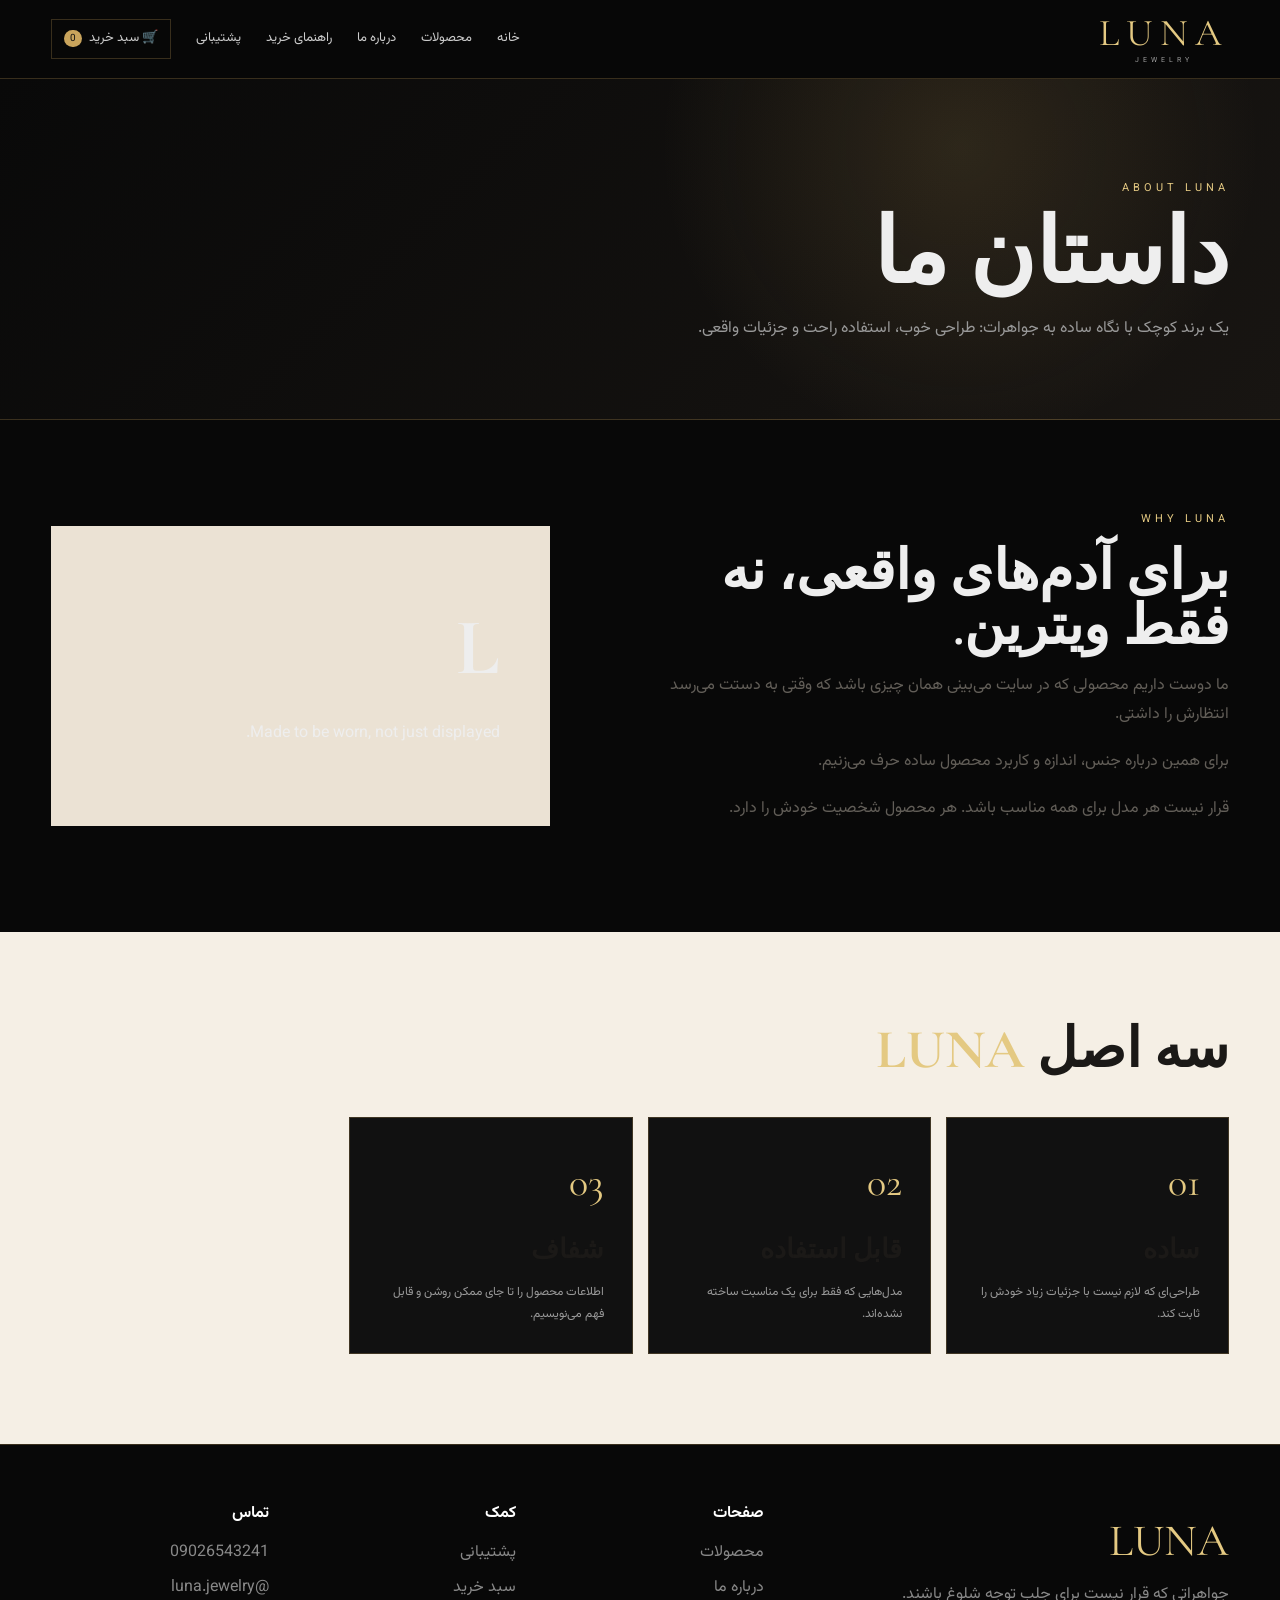
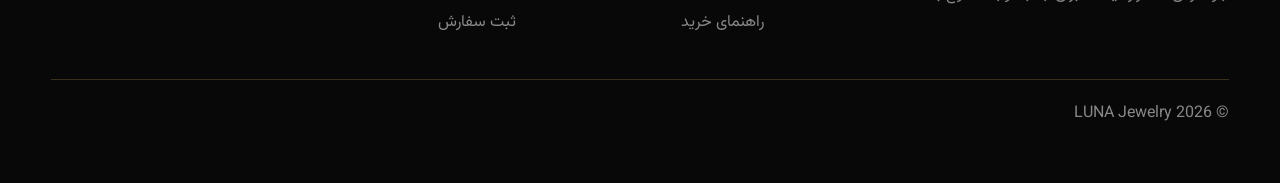
<file: about.html>
<!DOCTYPE html>
<html lang="fa" dir="rtl">
<head>
  <meta charset="UTF-8">
  <meta name="viewport" content="width=device-width, initial-scale=1.0">
  <title>درباره ما | LUNA</title>
  <link rel="stylesheet" href="css/style.css">
</head>

<body data-page="about">

<div id="app"></div>

<script src="js/script.js"></script>
</body>
</html>
</file>
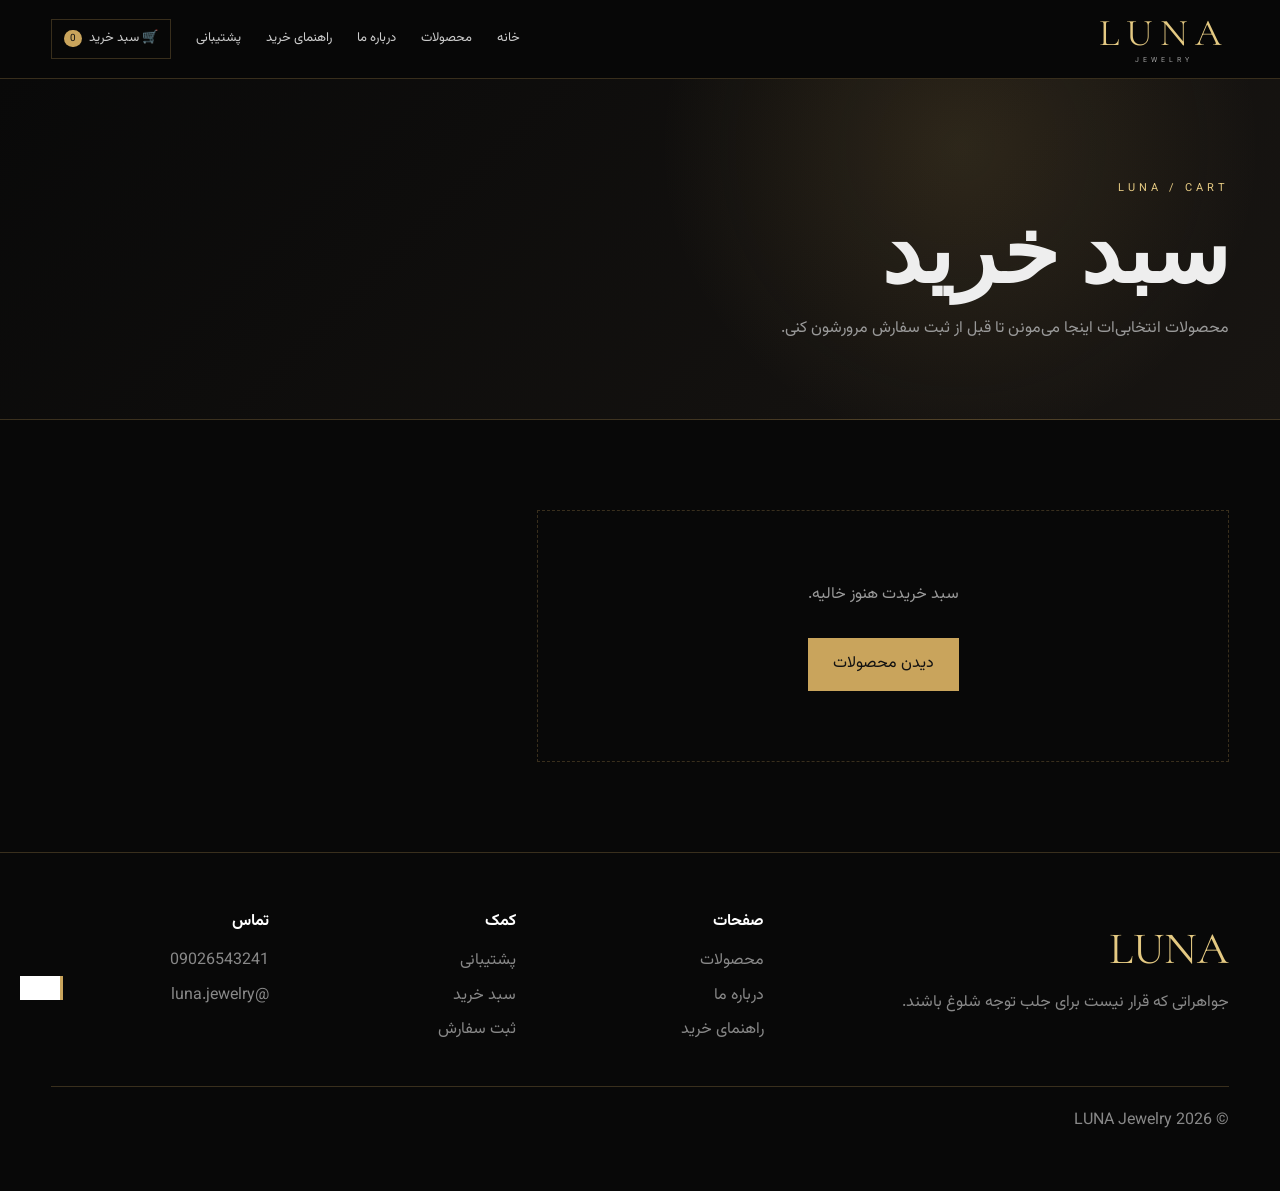
<file: cart.html>
<!DOCTYPE html>
<html lang="fa" dir="rtl">
<head>
  <meta charset="UTF-8">
  <meta name="viewport" content="width=device-width, initial-scale=1.0">
  <title>سبد خرید | LUNA</title>
  <link rel="stylesheet" href="css/style.css">
</head>

<body data-page="cart">

<div id="app"></div>

<script src="js/script.js"></script>
</body>
</html>
</file>
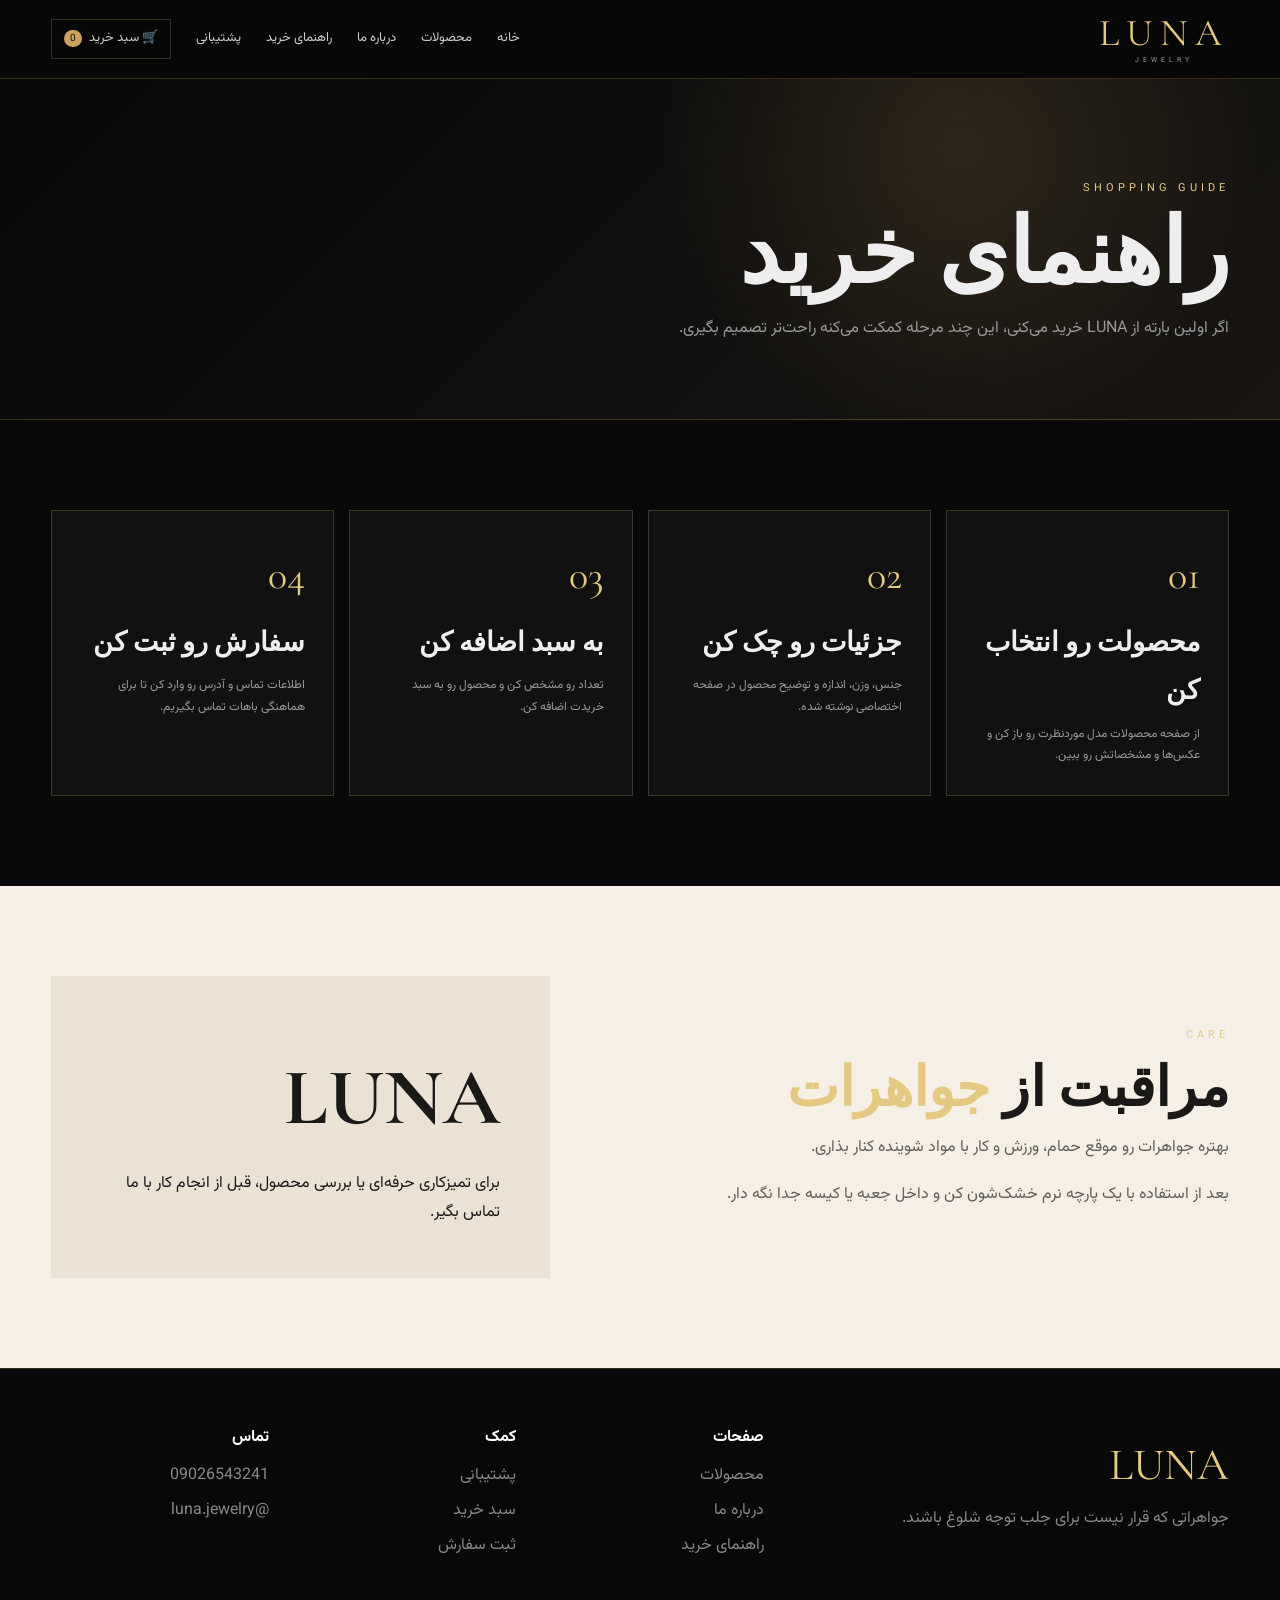
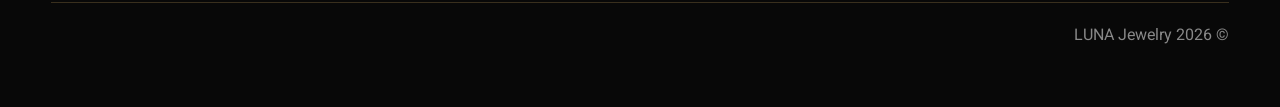
<file: guide.html>
<!DOCTYPE html>
<html lang="fa" dir="rtl">
<head>
  <meta charset="UTF-8">
  <meta name="viewport" content="width=device-width, initial-scale=1.0">
  <title>راهنمای خرید | LUNA</title>
  <link rel="stylesheet" href="css/style.css">
</head>

<body data-page="guide">

<div id="app"></div>

<script src="js/script.js"></script>
</body>
</html>
</file>
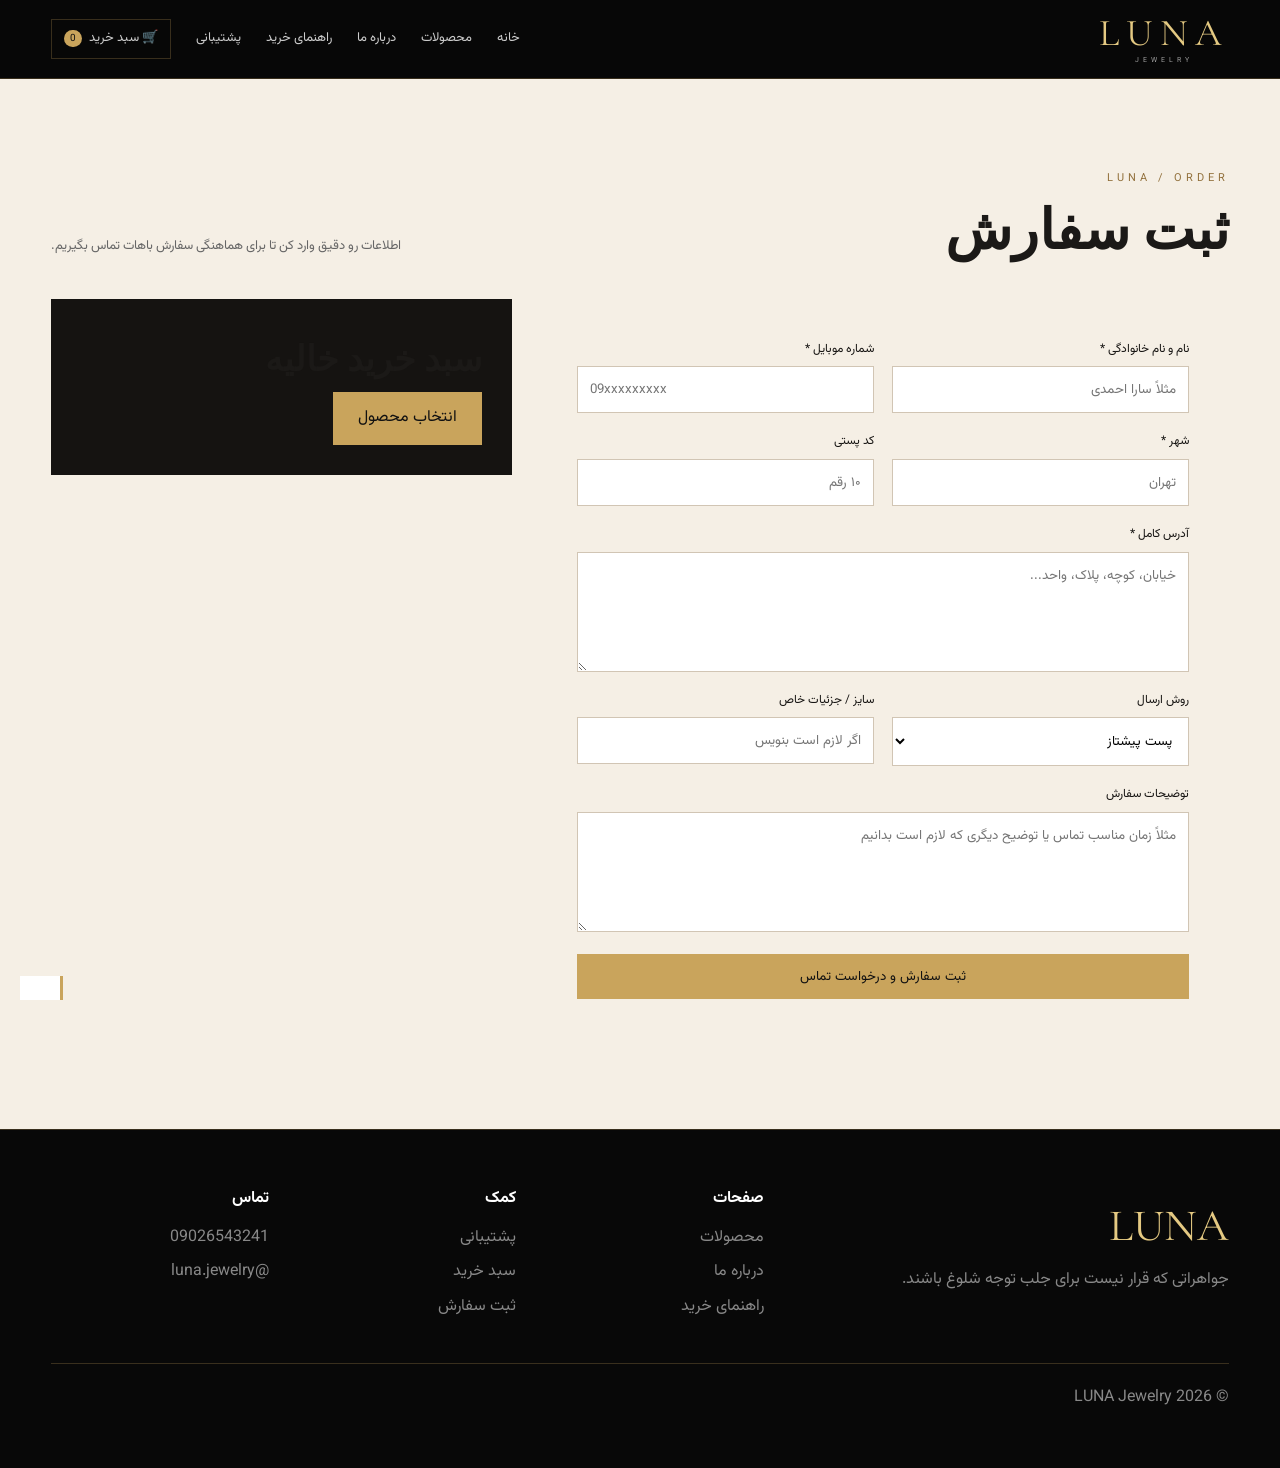
<file: order.html>
<!DOCTYPE html>
<html lang="fa" dir="rtl">
<head>
  <meta charset="UTF-8">
  <meta name="viewport" content="width=device-width, initial-scale=1.0">
  <title>ثبت سفارش | LUNA</title>
  <link rel="stylesheet" href="css/style.css">
</head>

<body data-page="order">

<div id="app"></div>

<script src="js/script.js"></script>
</body>
</html>
</file>
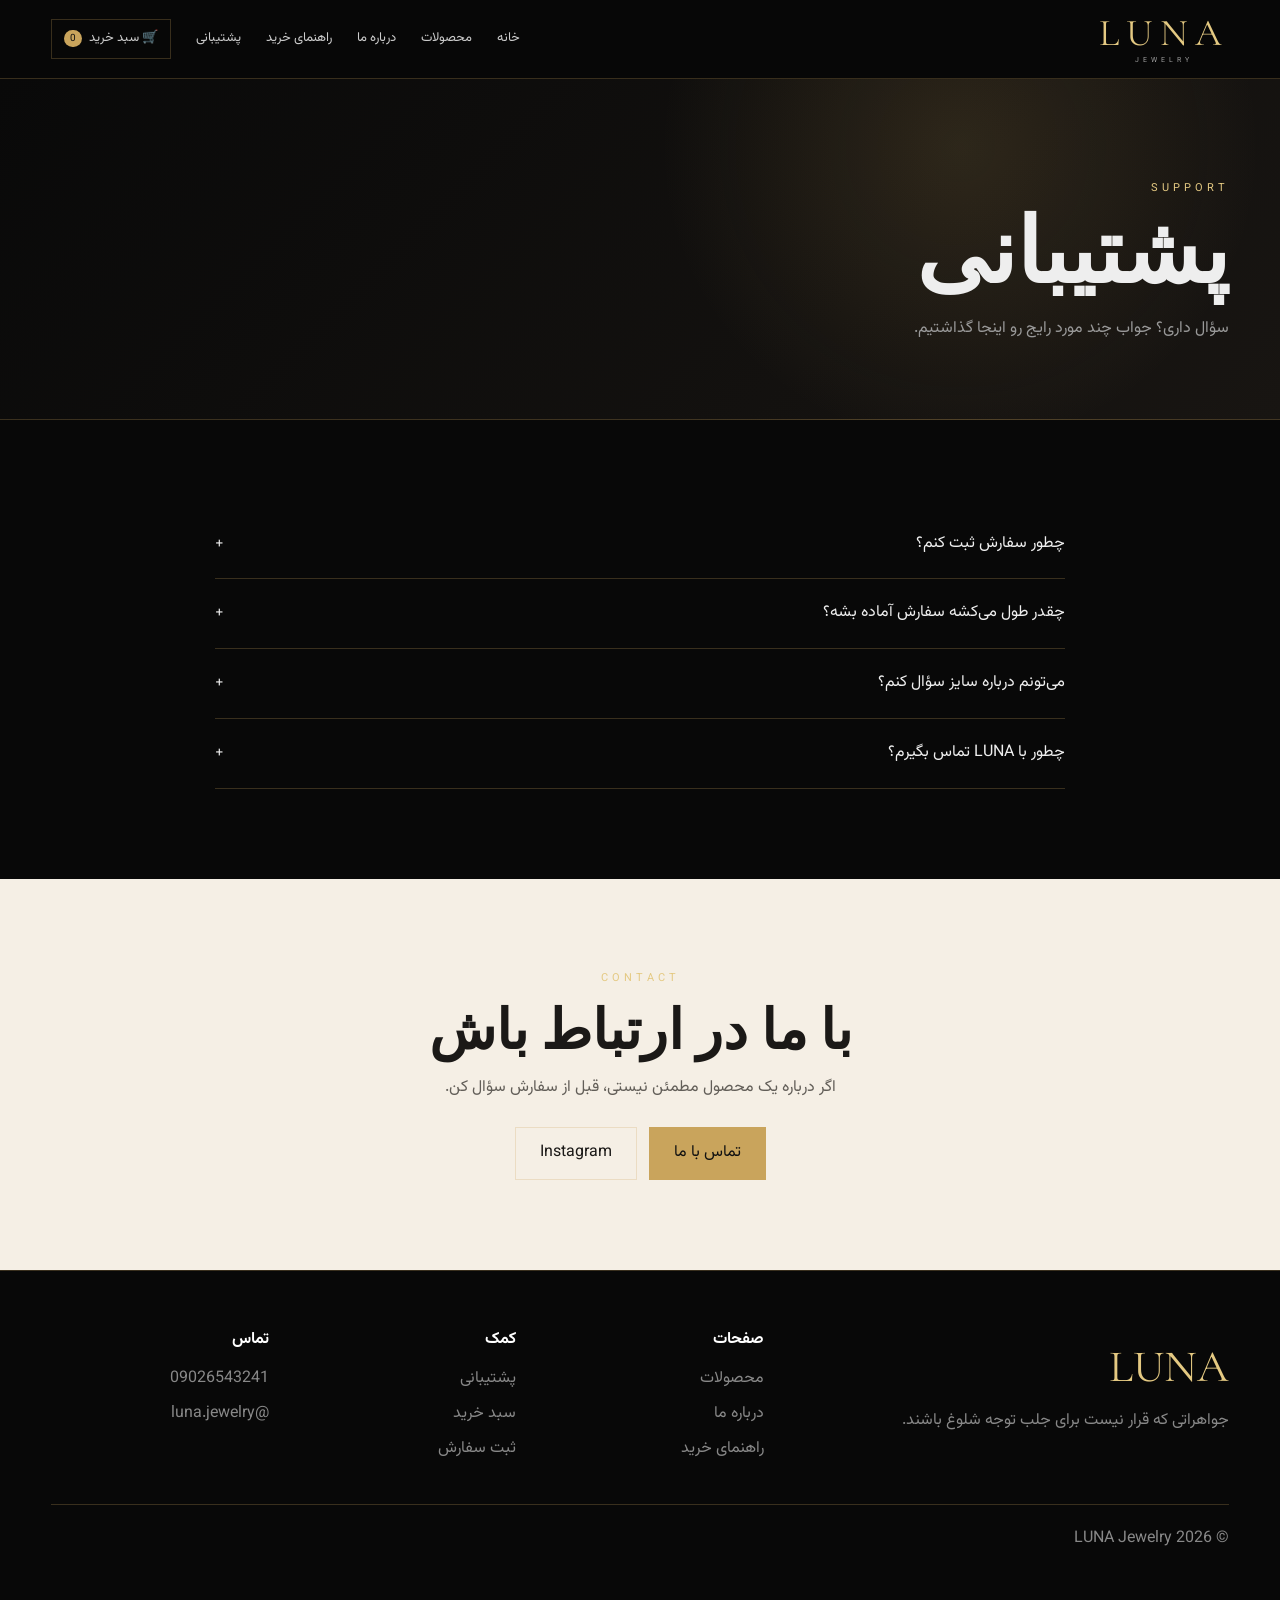
<file: support.html>
<!DOCTYPE html>
<html lang="fa" dir="rtl">
<head>
  <meta charset="UTF-8">
  <meta name="viewport" content="width=device-width, initial-scale=1.0">
  <title>پشتیبانی | LUNA</title>
  <link rel="stylesheet" href="css/style.css">
</head>

<body data-page="support">

<div id="app"></div>

<script src="js/script.js"></script>
</body>
</html>
</file>
<file: css/style.css>
@import url('https://fonts.googleapis.com/css2?family=Cormorant+Garamond:wght@400;500;600;700&family=Vazirmatn:wght@300;400;500;600;700&display=swap');

:root{
  --black:#080808;
  --dark:#111;
  --dark2:#181716;
  --gold:#c9a45c;
  --gold-light:#e4c982;
  --cream:#f5efe5;
  --white:#fff;
  --gray:#aaa;
  --line:rgba(201,164,92,.25);
}

*{
  box-sizing:border-box;
  margin:0;
  padding:0;
}

html{
  scroll-behavior:smooth;
}

body{
  background:var(--black);
  color:#eee;
  font-family:Vazirmatn,sans-serif;
  line-height:1.8;
}

a{
  color:inherit;
  text-decoration:none;
}

button,
input,
textarea,
select{
  font-family:inherit;
}

img{
  max-width:100%;
  display:block;
}

.container{
  width:min(1180px,92%);
  margin:auto;
}

/* HEADER */

header{
  position:sticky;
  top:0;
  z-index:100;
  background:rgba(8,8,8,.94);
  backdrop-filter:blur(15px);
  border-bottom:1px solid var(--line);
}

.nav{
  height:78px;
  display:flex;
  align-items:center;
  justify-content:space-between;
}

.logo{
  font-family:"Cormorant Garamond",serif;
  font-size:38px;
  letter-spacing:7px;
  color:var(--gold-light);
  line-height:1;
}

.logo small{
  display:block;
  font-family:Vazirmatn;
  font-size:7px;
  letter-spacing:4px;
  text-align:center;
  color:#999;
  margin-top:5px;
}

.nav-links{
  display:flex;
  gap:25px;
  align-items:center;
}

.nav-links a{
  font-size:13px;
  color:#ccc;
  transition:.2s;
}

.nav-links a:hover{
  color:var(--gold-light);
}

.cart-link{
  border:1px solid var(--line);
  padding:7px 12px;
}

.cart-count{
  background:var(--gold);
  color:#111;
  border-radius:20px;
  padding:1px 6px;
  font-size:10px;
  margin-right:4px;
}

.menu{
  display:none;
  background:none;
  border:1px solid var(--line);
  color:white;
  padding:8px 12px;
}

/* HERO */

.hero{
  min-height:calc(100vh - 78px);
  display:flex;
  align-items:center;
  position:relative;
  overflow:hidden;
  background:
    linear-gradient(90deg,rgba(0,0,0,.9),rgba(0,0,0,.35)),
    url("https://images.unsplash.com/photo-1617038220319-276d3cfab638?auto=format&fit=crop&w=1800&q=85")
    center/cover;
}

.hero-content{
  padding:100px 0;
}

.eyebrow{
  color:var(--gold-light);
  letter-spacing:4px;
  font-size:11px;
  margin-bottom:15px;
}

.hero h1{
  font-family:"Cormorant Garamond",serif;
  font-size:clamp(75px,12vw,150px);
  line-height:.78;
  font-weight:600;
}

.hero h1 span{
  color:var(--gold-light);
}

.hero p{
  max-width:520px;
  color:#ccc;
  margin:35px 0;
}

.buttons{
  display:flex;
  gap:12px;
  flex-wrap:wrap;
}

.btn{
  display:inline-block;
  padding:11px 24px;
  border:1px solid var(--line);
  cursor:pointer;
  transition:.25s;
}

.btn-gold{
  background:var(--gold);
  color:#111;
  border-color:var(--gold);
}

.btn-gold:hover{
  background:var(--gold-light);
}

.btn-outline:hover{
  border-color:var(--gold-light);
  color:var(--gold-light);
}

/* SECTIONS */

.section{
  padding:90px 0;
}

.section-title{
  font-family:"Cormorant Garamond",serif;
  font-size:55px;
  line-height:1;
}

.section-title span{
  color:var(--gold-light);
}

.section-head{
  display:flex;
  justify-content:space-between;
  gap:30px;
  align-items:end;
  margin-bottom:40px;
}

.section-head p{
  color:#999;
  max-width:500px;
  font-size:13px;
}

/* PRODUCTS */

.products-grid{
  display:grid;
  grid-template-columns:repeat(3,1fr);
  gap:22px;
}

.product-card{
  background:#111;
  border:1px solid rgba(255,255,255,.07);
  transition:.3s;
}

.product-card:hover{
  transform:translateY(-5px);
  border-color:var(--line);
}

.product-image{
  aspect-ratio:1/1;
  overflow:hidden;
  position:relative;
}

.product-image img{
  width:100%;
  height:100%;
  object-fit:cover;
  transition:.5s;
}

.product-card:hover img{
  transform:scale(1.04);
}

.product-info{
  padding:20px;
}

.product-info h3{
  font-family:"Cormorant Garamond",serif;
  font-size:28px;
}

.product-info p{
  color:#999;
  font-size:12px;
  min-height:48px;
  margin:5px 0 12px;
}

.price{
  color:var(--gold-light);
  font-weight:600;
}

.product-bottom{
  display:flex;
  align-items:center;
  justify-content:space-between;
  gap:10px;
  margin-top:15px;
}

.small-btn{
  background:transparent;
  color:white;
  border:1px solid var(--line);
  padding:7px 12px;
  cursor:pointer;
}

.small-btn:hover{
  color:var(--gold-light);
  border-color:var(--gold-light);
}

/* PAGE HERO */

.page-hero{
  padding:100px 0 75px;
  background:
    radial-gradient(circle at 75% 20%,rgba(201,164,92,.15),transparent 30%),
    linear-gradient(135deg,#090909,#181512);
  border-bottom:1px solid var(--line);
}

.page-hero h1{
  font-family:"Cormorant Garamond",serif;
  font-size:90px;
  line-height:.9;
}

.page-hero p{
  color:#999;
  max-width:650px;
  margin-top:20px;
}

/* FILTERS */

.filters{
  display:flex;
  gap:8px;
  flex-wrap:wrap;
  margin-bottom:30px;
}

.filter{
  border:1px solid var(--line);
  background:transparent;
  color:#bbb;
  padding:8px 18px;
  border-radius:30px;
  cursor:pointer;
}

.filter.active,
.filter:hover{
  background:var(--gold);
  color:#111;
}

/* PRODUCT DETAIL */

.product-detail{
  display:grid;
  grid-template-columns:1.1fr .9fr;
  gap:55px;
  padding:80px 0;
}

.gallery{
  display:grid;
  grid-template-columns:1fr 1fr;
  gap:12px;
}

.gallery img{
  width:100%;
  aspect-ratio:1;
  object-fit:cover;
}

.detail-title{
  font-family:"Cormorant Garamond",serif;
  font-size:65px;
  line-height:1;
  margin:10px 0;
}

.detail-description{
  color:#aaa;
  margin:25px 0;
}

.details{
  display:grid;
  grid-template-columns:1fr 1fr;
  border-top:1px solid var(--line);
  border-bottom:1px solid var(--line);
  margin:25px 0;
}

.details div{
  padding:13px 0;
}

.details span{
  display:block;
  font-size:11px;
  color:#777;
}

.details b{
  font-size:13px;
  font-weight:500;
}

.quantity{
  display:flex;
  width:max-content;
  border:1px solid var(--line);
  margin-bottom:18px;
}

.quantity button{
  width:38px;
  height:38px;
  border:0;
  background:none;
  color:white;
  cursor:pointer;
}

.quantity span{
  width:38px;
  display:grid;
  place-items:center;
}

/* CREAM */

.cream{
  background:var(--cream);
  color:#1b1917;
}

.cream .section-head p{
  color:#666;
}

.about-grid{
  display:grid;
  grid-template-columns:1.1fr .9fr;
  gap:70px;
  align-items:center;
}

.about-text p{
  color:#625e58;
  margin:18px 0;
}

.about-box{
  background:#ebe2d4;
  padding:50px;
  min-height:300px;
}

.about-box strong{
  font-family:"Cormorant Garamond",serif;
  font-size:80px;
}

/* GUIDE */

.guide-grid{
  display:grid;
  grid-template-columns:repeat(4,1fr);
  gap:15px;
}

.guide-card{
  border:1px solid var(--line);
  background:#111;
  padding:28px;
}

.guide-number{
  font-family:"Cormorant Garamond",serif;
  font-size:40px;
  color:var(--gold-light);
}

.guide-card h3{
  font-family:"Cormorant Garamond",serif;
  font-size:27px;
  margin:8px 0;
}

.guide-card p{
  color:#999;
  font-size:12px;
}

/* CART */

.cart-layout{
  display:grid;
  grid-template-columns:1.2fr .8fr;
  gap:25px;
}

.cart-list{
  display:flex;
  flex-direction:column;
  gap:12px;
}

.cart-item{
  display:grid;
  grid-template-columns:100px 1fr auto;
  gap:18px;
  align-items:center;
  padding:15px;
  background:#111;
  border:1px solid rgba(255,255,255,.08);
}

.cart-item img{
  width:100px;
  height:100px;
  object-fit:cover;
}

.summary{
  background:#151311;
  padding:30px;
  height:max-content;
  position:sticky;
  top:100px;
}

.summary h2{
  font-family:"Cormorant Garamond",serif;
  font-size:35px;
}

.summary-row{
  display:flex;
  justify-content:space-between;
  padding:13px 0;
  border-bottom:1px solid rgba(255,255,255,.08);
  font-size:12px;
}

.summary-total{
  color:var(--gold-light);
  font-size:20px;
  margin-top:20px;
}

/* FORM */

.form-layout{
  display:grid;
  grid-template-columns:1.2fr .8fr;
  gap:25px;
}

.form-box{
  background:var(--cream);
  color:#171513;
  padding:40px;
}

.form-grid{
  display:grid;
  grid-template-columns:1fr 1fr;
  gap:18px;
}

.field{
  display:flex;
  flex-direction:column;
  gap:6px;
}

.field.full{
  grid-column:1/-1;
}

.field label{
  font-size:12px;
}

.field input,
.field textarea,
.field select{
  border:1px solid #d1c5b4;
  background:white;
  padding:12px;
  outline:none;
}

.field textarea{
  min-height:120px;
  resize:vertical;
}

/* FAQ */

.faq{
  max-width:850px;
  margin:auto;
}

.faq-item{
  border-bottom:1px solid var(--line);
}

.faq-question{
  display:flex;
  justify-content:space-between;
  padding:20px 0;
  cursor:pointer;
}

.faq-answer{
  display:none;
  color:#999;
  font-size:13px;
  padding-bottom:20px;
}

.faq-item.open .faq-answer{
  display:block;
}

/* FOOTER */

footer{
  padding:55px 0;
  border-top:1px solid var(--line);
  color:#888;
}

.footer-grid{
  display:grid;
  grid-template-columns:2fr 1fr 1fr 1fr;
  gap:30px;
}

.footer-logo{
  font-family:"Cormorant Garamond",serif;
  font-size:45px;
  color:var(--gold-light);
}

footer h4{
  color:white;
  margin-bottom:10px;
}

footer a{
  display:block;
  margin:6px 0;
}

footer a:hover{
  color:var(--gold-light);
}

/* TOAST */

.toast{
  position:fixed;
  bottom:20px;
  left:20px;
  background:white;
  color:#111;
  padding:12px 20px;
  border-right:3px solid var(--gold);
  transform:translateY(120px);
  transition:.3s;
  z-index:999;
  font-size:12px;
}

.toast.show{
  transform:translateY(0);
}

/* MOBILE */

@media(max-width:850px){

  .nav-links{
    display:none;
    position:absolute;
    top:78px;
    right:0;
    left:0;
    background:#090909;
    padding:20px;
    flex-direction:column;
    align-items:stretch;
  }

  .nav-links.open{
    display:flex;
  }

  .menu{
    display:block;
  }

  .products-grid{
    grid-template-columns:1fr 1fr;
  }

  .product-detail,
  .about-grid,
  .cart-layout,
  .form-layout{
    grid-template-columns:1fr;
  }

  .guide-grid{
    grid-template-columns:1fr 1fr;
  }

  .footer-grid{
    grid-template-columns:1fr 1fr;
  }

  .summary{
    position:static;
  }
}

@media(max-width:560px){

  .products-grid,
  .guide-grid,
  .form-grid,
  .footer-grid{
    grid-template-columns:1fr;
  }

  .hero h1{
    font-size:80px;
  }

  .page-hero h1{
    font-size:65px;
  }

  .section{
    padding:65px 0;
  }

  .gallery{
    grid-template-columns:1fr;
  }

  .form-box{
    padding:25px 18px;
  }

  .cart-item{
    grid-template-columns:75px 1fr;
  }

  .cart-item img{
    width:75px;
    height:75px;
  }
}
</file>
